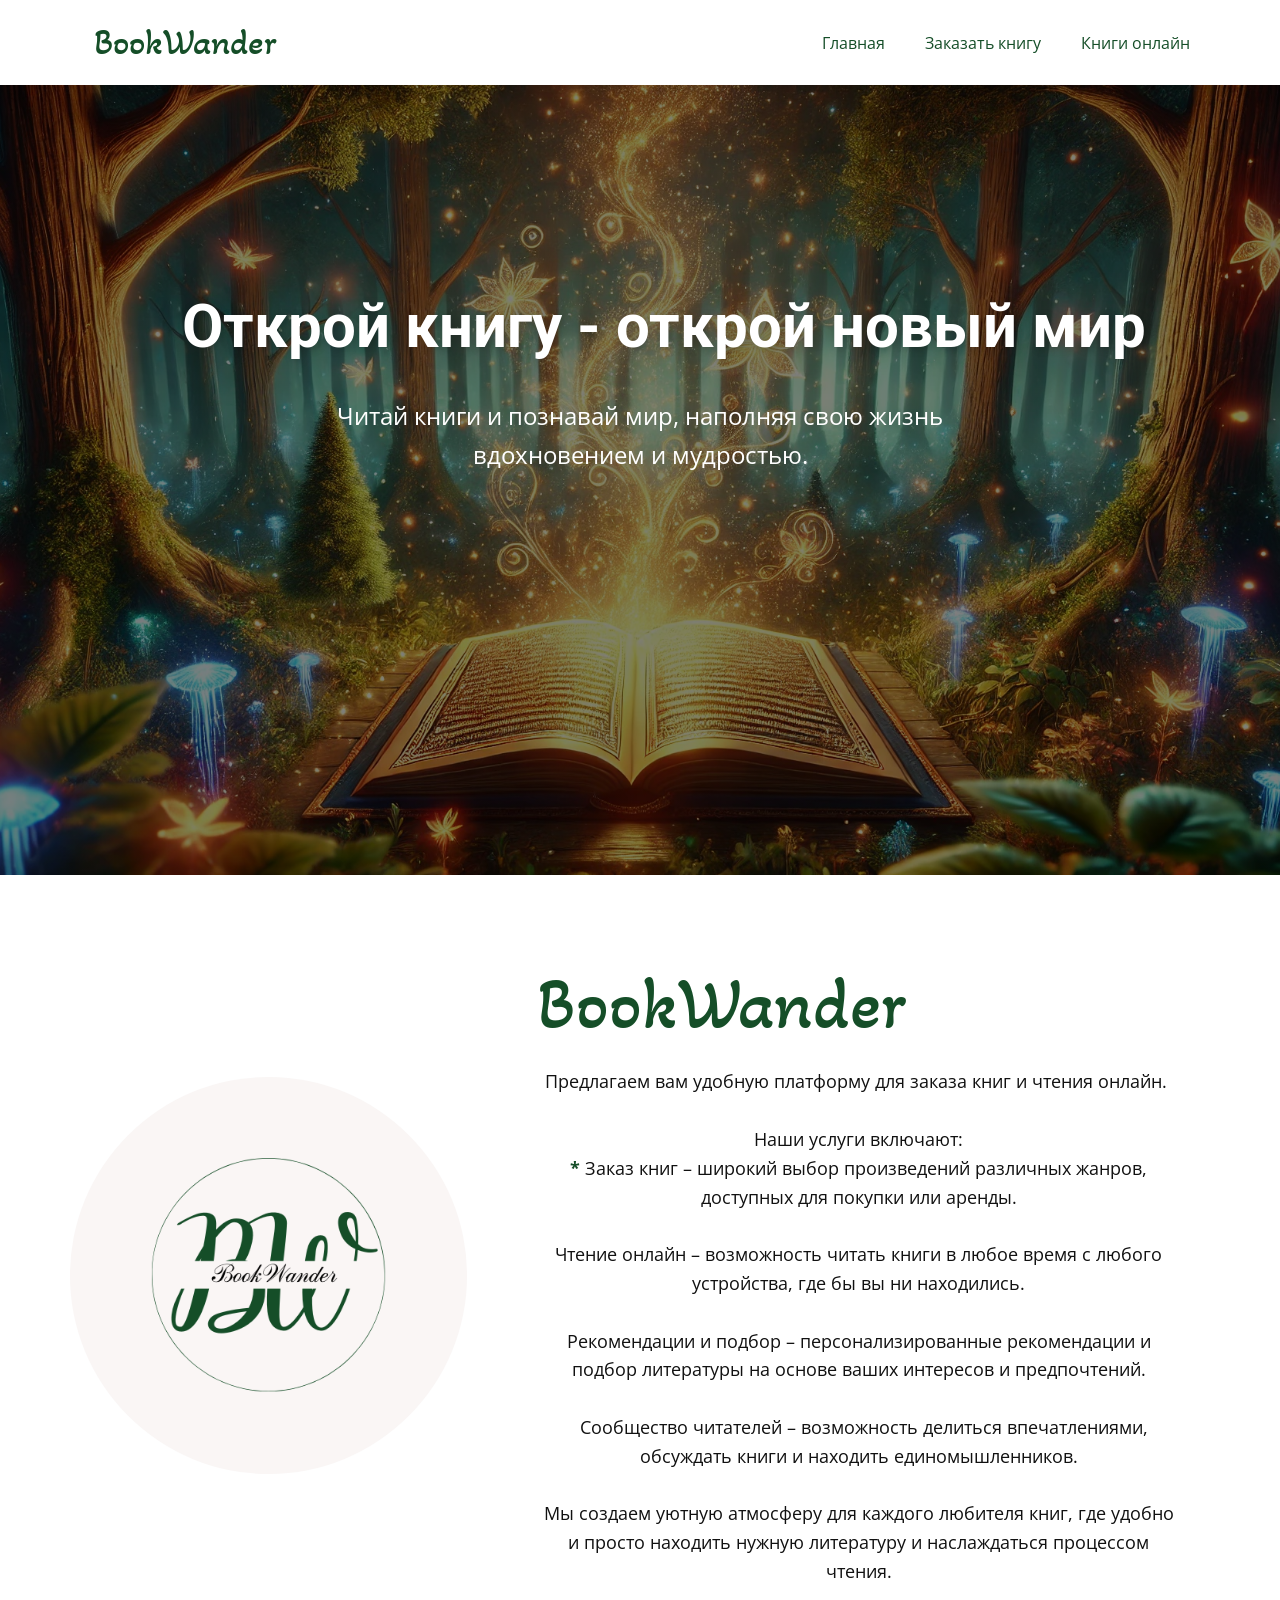
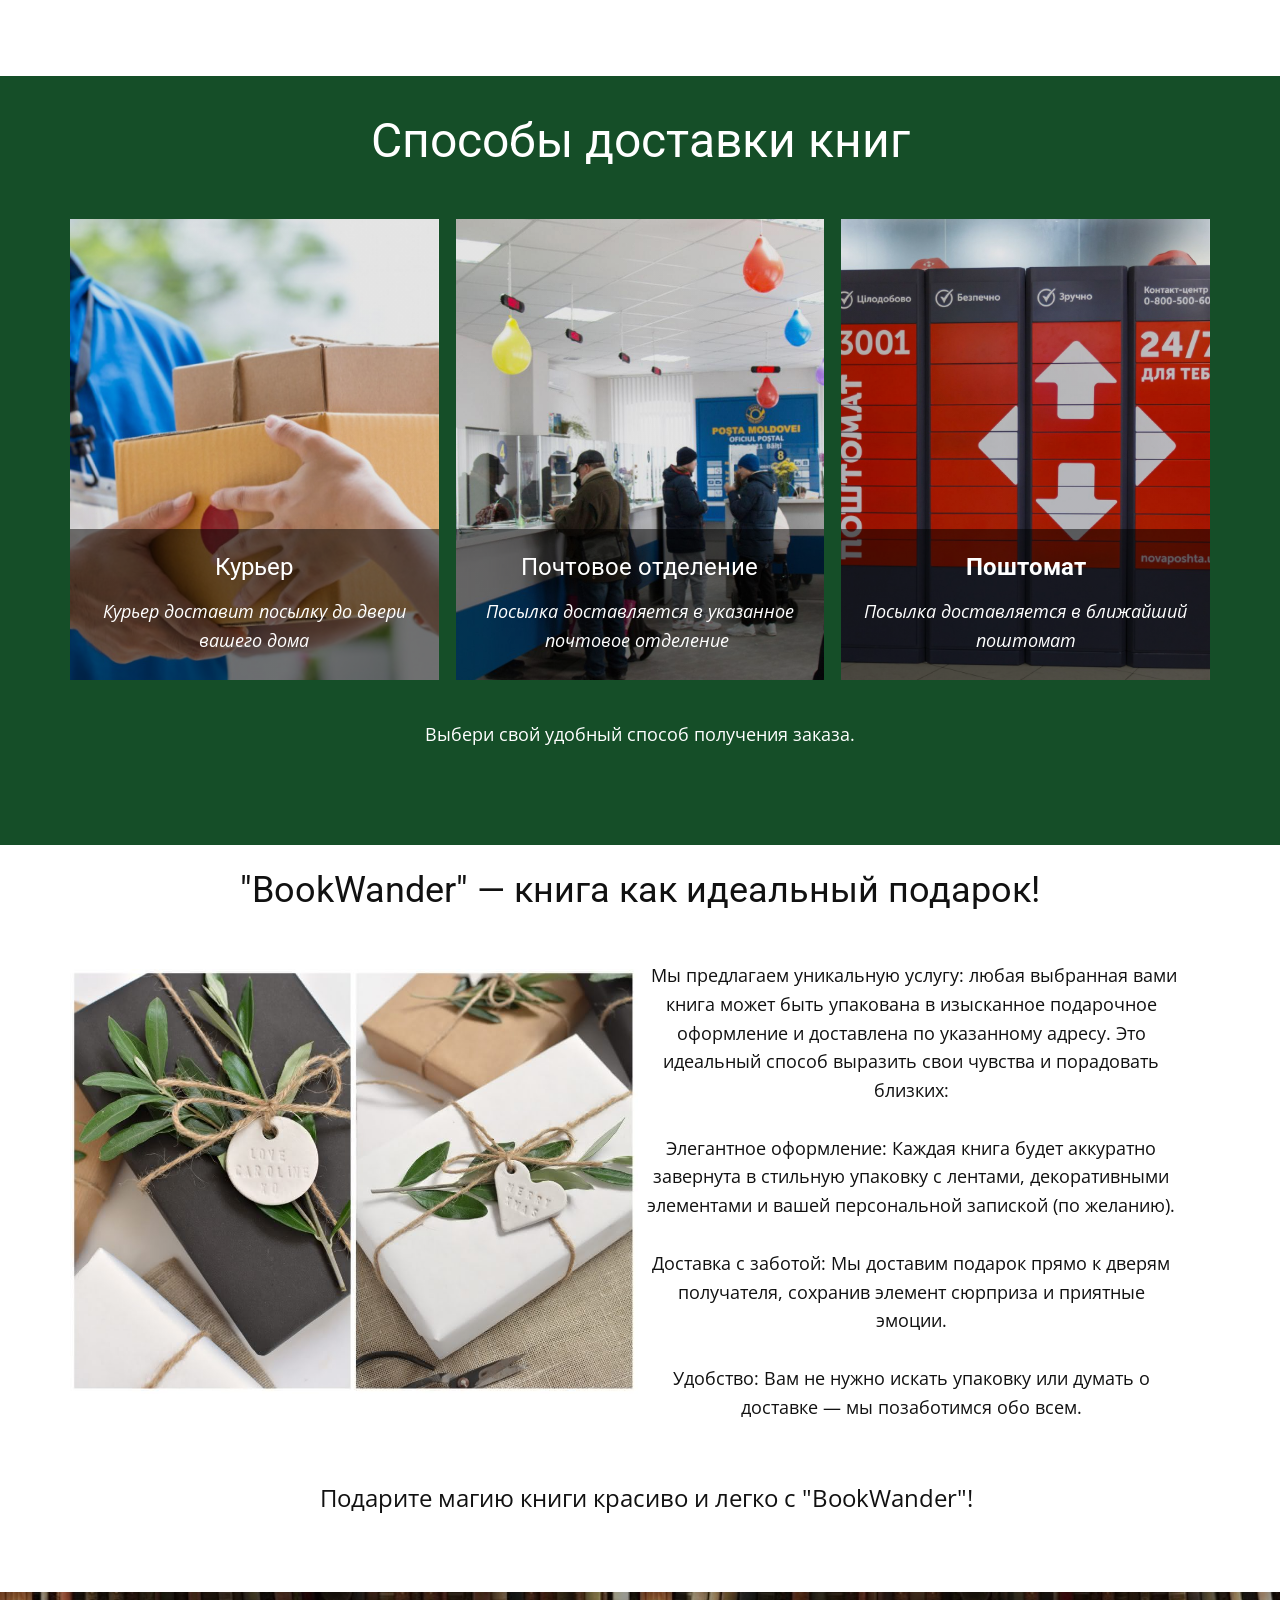
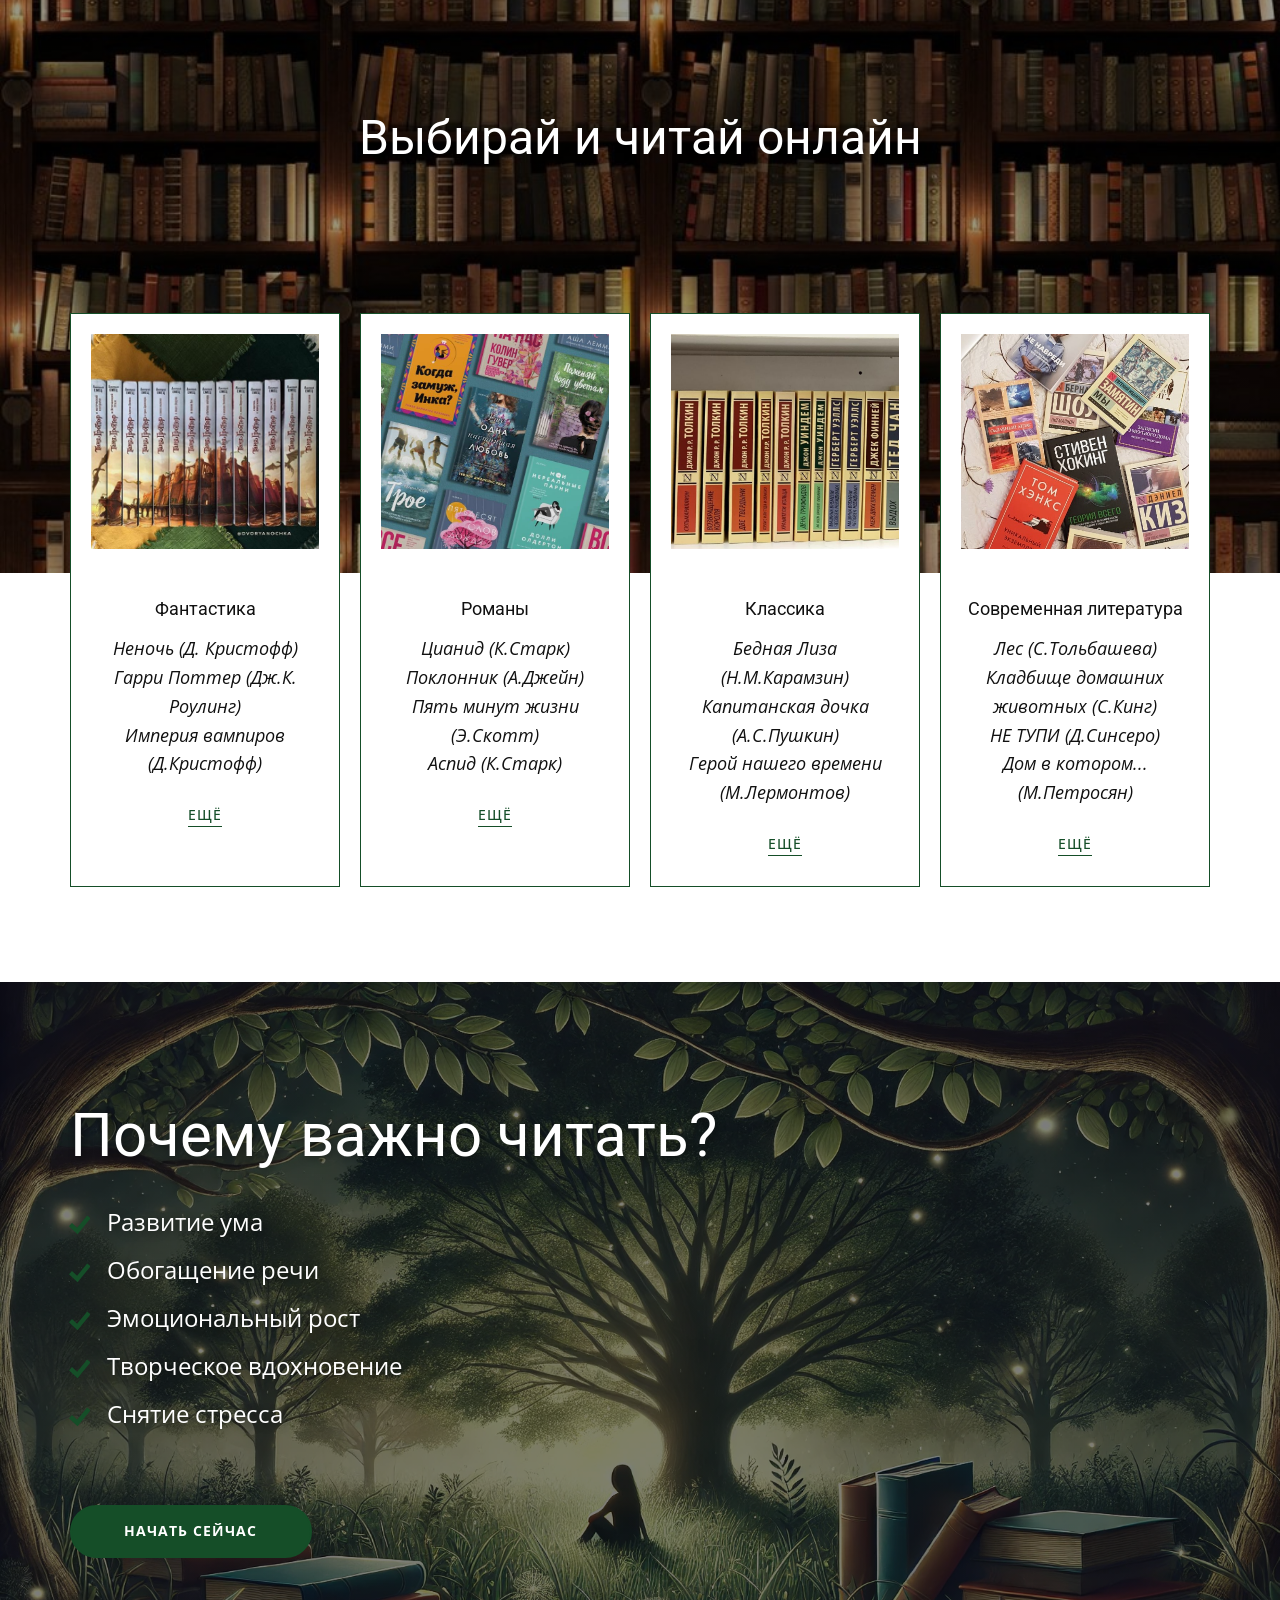
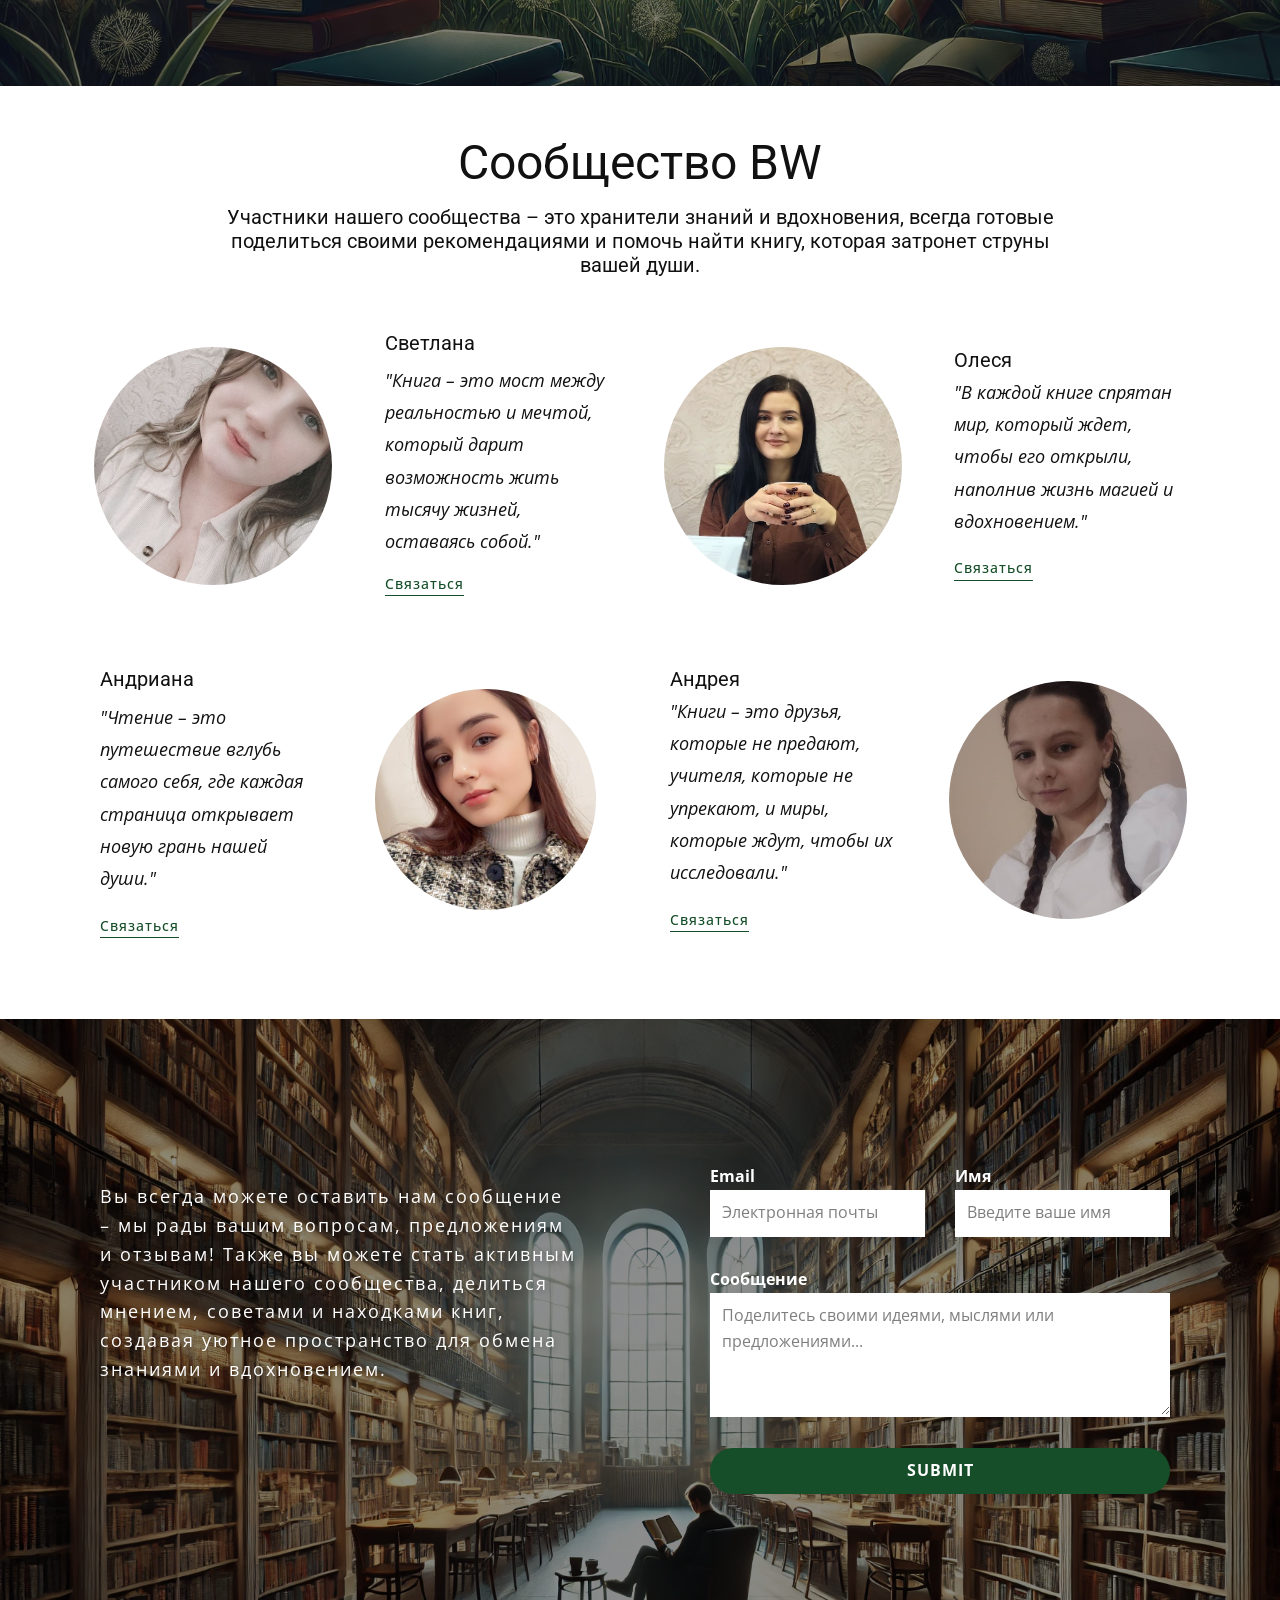
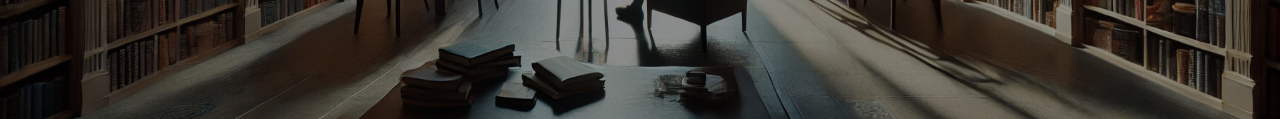
<file: index.html>
<!DOCTYPE html>
<html style="font-size: 16px;" lang="ru"><head>
    <meta name="viewport" content="width=device-width, initial-scale=1.0">
    <meta charset="utf-8">
    <meta name="keywords" content="Открой книгу - открой новый мир​, ​BookWander​, ​Способы доставки книг, Выбирай и читай онлайн​, Почему важно читать?​, ​Сообщество BW">
    <meta name="description" content="">
    <title>BookWander</title>
    <link rel="stylesheet" href="nicepage.css" media="screen">
    <link rel="stylesheet" href="index.css" media="screen">
    <link id="u-theme-google-font" rel="stylesheet" href="https://fonts.googleapis.com/css?family=Roboto:100,100i,300,300i,400,400i,500,500i,700,700i,900,900i|Open+Sans:300,300i,400,400i,500,500i,600,600i,700,700i,800,800i">
    <link id="u-page-google-font" rel="stylesheet" href="https://fonts.googleapis.com/css?family=Akaya+Kanadaka:400">

</script>
    <meta name="theme-color" content="#478ac9">
    <meta property="og:title" content="Главная">
    <meta property="og:type" content="website">
  <meta data-intl-tel-input-cdn-path="intlTelInput/"></head>
  <body data-home-page="Главная.html" data-home-page-title="Главная" data-path-to-root="./" data-include-products="false" class="u-body u-xl-mode" data-lang="ru"><header class="u-clearfix u-header u-header" id="sec-ca5c"><div class="u-clearfix u-sheet u-sheet-1">
        <h3 class="u-custom-font u-text u-text-custom-color-1 u-text-default u-text-1">BookWander </h3>
        <nav class="u-menu u-menu-one-level u-offcanvas u-menu-1">
          <div class="menu-collapse" style="font-size: 1rem; letter-spacing: 0px;">
            <a class="u-button-style u-custom-left-right-menu-spacing u-custom-padding-bottom u-custom-text-active-color u-custom-text-color u-custom-text-hover-color u-custom-top-bottom-menu-spacing u-hamburger-link u-nav-link u-text-active-palette-1-base u-text-hover-palette-2-base" href="#"></a>
          </div>
          <div class="u-custom-menu u-nav-container">
          <ul class="u-nav u-unstyled u-nav-1"><li class="u-nav-item"><a class="u-button-style u-nav-link u-text-active-custom-color-2 u-text-custom-color-1 u-text-hover-custom-color-4" href="./" style="padding: 10px 20px;">Главная</a>
</li><li class="u-nav-item"><a class="u-button-style u-nav-link u-text-active-custom-color-2 u-text-custom-color-1 u-text-hover-custom-color-4" href="Заказать-книгу.html" target="_blank" style="padding: 10px 20px;">Заказать книгу</a>
</li><li class="u-nav-item"><a class="u-button-style u-nav-link u-text-active-custom-color-2 u-text-custom-color-1 u-text-hover-custom-color-4" href="книги-онлайн.html" target="_blank" style="padding: 10px 20px;">Книги онлайн</a>
</li>
          </div>
</header>
    <section class="skrollable skrollable-between u-align-center u-clearfix u-container-align-center u-custom-color-2 u-image u-shading u-section-1" src="" id="carousel_7ea1" data-image-width="1792" data-image-height="1024">
      <div class="u-clearfix u-sheet u-sheet-1">
        <h1 class="u-align-center-md u-align-center-sm u-align-center-xs u-text u-text-default u-text-1">Открой книгу - открой новый мир </h1>
        <p class="u-align-center-md u-align-center-sm u-align-center-xs u-large-text u-text u-text-variant u-text-2"> Читай книги и познавай мир, наполняя свою жизнь вдохновением и мудростью.</p>    </section>


        <section class="u-clearfix u-container-align-center u-section-2" id="carousel_3eb7">
      <div class="u-clearfix u-sheet u-valign-middle u-sheet-1">
        <div class="data-layout-selected u-clearfix u-expanded-width u-gutter-0 u-layout-wrap u-layout-wrap-1">
          <div class="u-layout">
            <div class="u-layout-row">
              <div class="u-align-center u-container-align-center u-container-style u-layout-cell u-left-cell u-size-23-lg u-size-23-xl u-size-60-md u-size-60-sm u-size-60-xs u-layout-cell-1">
                <div class="u-container-layout u-valign-middle u-container-layout-1">
                  <div alt="" class="u-image u-image-circle u-image-1" src="" data-image-width="500" data-image-height="500" ></div>
                </div>
              </div>
              <div class="u-align-left u-container-align-left u-container-style u-layout-cell u-right-cell u-size-37-lg u-size-37-xl u-size-60-md u-size-60-sm u-size-60-xs u-layout-cell-2">
                <div class="u-container-layout u-valign-bottom u-container-layout-2">
                  <h2 class="u-custom-font u-text u-text-custom-color-1 u-text-1"> BookWander </h2>
                  <p class="u-align-center u-text u-text-2">Предлагаем вам удобную платформу для заказа книг и чтения онлайн.&nbsp;<br>
                    <br>Наши услуги включают: <br>
                    <span style="font-weight: 700;" class="u-text-custom-color-1">*</span> Заказ книг – широкий выбор произведений различных жанров, доступных для покупки или аренды.<br>
                    <span class="u-text-custom-color-2">
                      <span class="u-text-custom-color-1" style="font-weight: 800;">
                        <br>
                      </span>
                    </span>Чтение онлайн – возможность читать книги в любое время с любого устройства, где бы вы ни находились.<span class="u-text-custom-color-1" style="font-weight: 800;">
                      <br>
                      <br>
                    </span> Рекомендации и подбор – персонализированные рекомендации и подбор литературы на основе ваших интересов и предпочтений.<span class="u-text-custom-color-1" style="font-weight: 800;">
                      <br>
                      <br>&nbsp;
                    </span>Сообщество читателей – возможность делиться впечатлениями, обсуждать книги и находить единомышленников.<br>
                    <br>Мы создаем уютную атмосферу для каждого любителя книг, где удобно и просто находить нужную литературу и наслаждаться процессом чтения.
                  </p>
                </div>
              </div>
            </div>
          </div>
        </div>
      </div>
    </section>
    
    
    <section class="u-align-center u-clearfix u-container-align-center u-custom-color-1 u-section-3" id="carousel_9abb">
      
      <div class="u-clearfix u-sheet u-sheet-1">
        <h2 class="u-align-center u-text u-text-default u-text-1"> Способы доставки книг</h2>
        <div class="u-expanded-width u-list u-list-1">
          <div class="u-repeater u-repeater-1">
            <div class="u-align-center u-container-align-center u-container-style u-image u-list-item u-repeater-item u-shading u-shape-rectangle u-image-1">
              <div class="u-container-layout u-similar-container u-container-layout-1">
                <div class="u-black u-container-align-center u-container-style u-expanded-width u-group u-opacity u-opacity-50 u-group-1" >
                  <div class="u-container-layout u-valign-middle u-container-layout-2">
                    <h4 class="u-align-center u-text u-text-2"> Курьер</h4>
                    <p class="u-align-center u-text u-text-3" >Курьер доставит посылку до&nbsp;двери вашего дома</p>
                  </div>
                </div>
              </div>
            </div>
            <div class="u-align-center u-container-align-center u-container-style u-image u-list-item u-repeater-item u-shading u-shape-rectangle u-image-2">
              <div class="u-container-layout u-similar-container u-container-layout-3">
                <div class="u-black u-container-style u-expanded-width u-group u-opacity u-opacity-50 u-group-2">
                  <div class="u-container-layout u-valign-middle u-container-layout-4">
                    <h4 class="u-align-center u-text u-text-4"> Почтовое отделение</h4>
                    <p class="u-align-center u-text u-text-5" >Посылка доставляется в указанное почтовое отделение&nbsp;</p>
                  </div>
                </div>
              </div>
            </div>
            <div class="u-align-center u-container-align-center u-container-style u-image u-list-item u-repeater-item u-shading u-shape-rectangle u-image-3">
              <div class="u-container-layout u-similar-container u-container-layout-5">
                <div class="u-black u-container-align-center u-container-style u-expanded-width u-group u-opacity u-opacity-50 u-group-3">
                  <div class="u-container-layout u-valign-middle u-container-layout-6">
                    <h4 class="u-align-center u-text u-text-6">Поштомат</h4>
                    <p class="u-align-center u-text u-text-7">Посылка доставляется в ближайший поштомат </p>
                  </div>
                </div>
              </div>
            </div>
          </div>
        </div>
        <p class="u-align-center u-text u-text-default u-text-8">Выбери свой удобный способ получения заказа.</p>
      </div>
    </section>
   
   
    <section class="u-clearfix u-section-4" id="sec-b54d">
      <div class="u-clearfix u-sheet u-sheet-1">
        <h3 class="u-align-center u-text u-text-default u-text-1"> "BookWander" — книга как идеальный подарок! </h3>
        <img class="u-image u-image-contain u-image-default u-image-1" src="images/317a20f7-cc4b-bfcb-deed-e5e4f7389a17.jpg" alt="" data-image-width="1024" data-image-height="765">
        <p class="u-align-center u-text u-text-2">&nbsp;Мы предлагаем уникальную услугу: любая выбранная вами книга может быть упакована в изысканное подарочное оформление и доставлена по указанному адресу. Это идеальный способ выразить свои чувства и порадовать близких:<br>
          <br>Элегантное оформление: Каждая книга будет аккуратно завернута в стильную упаковку с лентами, декоративными элементами и вашей персональной запиской (по желанию).<br>
          <br>Доставка с заботой: Мы доставим подарок прямо к дверям получателя, сохранив элемент сюрприза и приятные эмоции.<br>
          <br>Удобство: Вам не нужно искать упаковку или думать о доставке — мы позаботимся обо всем.<br>
          <br>&nbsp;
        </p>
        <p class="u-align-center u-text u-text-3"> &nbsp; Подарите магию книги красиво и легко с "BookWander"!</p>
      </div>
    </section>
    
    
    <section class="u-align-center u-clearfix u-container-align-center u-section-5" id="carousel_6a39">
      <div class="u-container-style u-expanded-width u-group u-image u-shading u-image-1" data-image-width="1000" data-image-height="667">
        <div class="u-container-layout u-container-layout-1">
          <h2 class="u-align-center u-text u-text-default u-text-1">Выбирай и читай онлайн </h2>
          <div class="u-list u-list-1">
            <div class="u-repeater u-repeater-1">
              <div class="u-align-center u-border-1 u-border-custom-color-1 u-container-align-center u-container-style u-list-item u-repeater-item u-shape-rectangle u-white u-list-item-1">
                <div class="u-container-layout u-similar-container u-valign-top u-container-layout-2">
                  <img class="u-expanded-width u-image u-image-default u-image-2" src="images/3d7291bf-46fd-7c02-1442-3ac01b3621c6.jpg" alt="" data-image-width="640" data-image-height="480">
                  <h4 class="u-hover-feature u-text u-text-2">Фантастика</h4>
                  <p class="u-hover-feature u-text u-text-3">Неночь (Д. Кристофф)<br>Гарри Поттер (Дж.К. Роулинг)<br>Империя вампиров (Д.Кристофф) 
                  </p>
                  <a href="#" class="u-border-1 u-border-active-black u-border-custom-color-1 u-border-hover-custom-color-4 u-border-no-left u-border-no-right u-border-no-top u-bottom-left-radius-0 u-bottom-right-radius-0 u-btn u-button-style u-hover-feature u-none u-radius-0 u-text-active-palette-2-base u-text-custom-color-1 u-text-hover-custom-color-4 u-top-left-radius-0 u-top-right-radius-0 u-btn-1">Ещё </a>
                </div>
              </div>
              <div class="u-align-center u-border-1 u-border-custom-color-1 u-container-align-center u-container-style u-list-item u-repeater-item u-shape-rectangle u-video-cover u-white u-list-item-2">
                <div class="u-container-layout u-similar-container u-valign-top u-container-layout-3">
                  <img class="u-expanded-width u-image u-image-default u-image-3" src="images/3cf26011-2273-824a-0ad4-a0ab8f282304.jpg" alt="" data-image-width="672" data-image-height="672">
                  <h4 class="u-hover-feature u-text u-text-4">Романы</h4>
                  <p class="u-hover-feature u-text u-text-5">Цианид (К.Старк)<br>Поклонник (А.Джейн)<br>Пять минут жизни (Э.Скотт)<br>Аспид (К.Старк) 
                  </p>
                  <a href="#" class="u-border-1 u-border-active-black u-border-custom-color-1 u-border-hover-custom-color-4 u-border-no-left u-border-no-right u-border-no-top u-bottom-left-radius-0 u-bottom-right-radius-0 u-btn u-button-style u-hover-feature u-none u-radius-0 u-text-active-palette-2-base u-text-custom-color-1 u-text-hover-custom-color-4 u-top-left-radius-0 u-top-right-radius-0 u-btn-2">Ещё </a>
                </div>
              </div>
              <div class="u-align-center u-border-1 u-border-custom-color-1 u-container-align-center u-container-style u-list-item u-repeater-item u-shape-rectangle u-video-cover u-white u-list-item-3">
                <div class="u-container-layout u-similar-container u-valign-top u-container-layout-4">
                  <img class="u-expanded-width u-image u-image-default u-image-4" src="images/1cfc6019-d5d5-256d-548f-7bd3b7a75ee4.jpg" alt="" data-image-width="736" data-image-height="1308">
                  <h4 class="u-hover-feature u-text u-text-6">Классика</h4>
                  <p class="u-hover-feature u-text u-text-7">Бедная Лиза (Н.М.Карамзин)<br>Капитанская дочка (А.С.Пушкин)<br>Герой нашего времени (М.Лермонтов)<br>
                  </p>
                  <a href="#" class="u-border-1 u-border-active-black u-border-custom-color-1 u-border-hover-custom-color-4 u-border-no-left u-border-no-right u-border-no-top u-bottom-left-radius-0 u-bottom-right-radius-0 u-btn u-button-style u-hover-feature u-none u-radius-0 u-text-active-palette-2-base u-text-custom-color-1 u-text-hover-custom-color-4 u-top-left-radius-0 u-top-right-radius-0 u-btn-3">Ещё </a>
                </div>
              </div>
              <div class="u-align-center u-border-1 u-border-custom-color-1 u-container-align-center u-container-style u-list-item u-repeater-item u-shape-rectangle u-video-cover u-white u-list-item-4">
                <div class="u-container-layout u-similar-container u-valign-top u-container-layout-5">
                  <img class="u-expanded-width u-image u-image-default u-image-5" src="images/b0dffa0f-5301-bdfc-9c99-cfbf210916ca.png" alt="" data-image-width="876" data-image-height="1004">
                  <h4 class="u-hover-feature u-text u-text-8">Современная литература</h4>
                  <p class="u-hover-feature u-text u-text-9">Лес (С.Тольбашева)<br>Кладбище домашних животных (С.Кинг)<br>НЕ ТУПИ (Д.Синсеро)<br>Дом в котором... (М.Петросян) 
                  </p>
                  <a href="#" class="u-border-1 u-border-active-black u-border-custom-color-1 u-border-hover-custom-color-4 u-border-no-left u-border-no-right u-border-no-top u-bottom-left-radius-0 u-bottom-right-radius-0 u-btn u-button-style u-hover-feature u-none u-radius-0 u-text-active-palette-2-base u-text-custom-color-1 u-text-hover-custom-color-4 u-top-left-radius-0 u-top-right-radius-0 u-btn-4">Ещё </a>
                </div>
              </div>
            </div>
          </div>
        </div>
      </div>
   </section>
    
   
   <section class="u-clearfix u-image u-shading u-section-6" id="carousel_af8f" data-image-width="1792" data-image-height="1024">
      <div class="u-clearfix u-sheet u-sheet-1">
        <h2 class="u-align-left u-text u-text-default u-text-1">Почему важно читать? </h2>
        <ul class="u-align-left u-custom-list u-file-icon u-large-text u-text u-text-body-alt-color u-text-variant u-text-2">
          <li style="padding-left: 11px;">
            <div class="u-list-icon u-text-custom-color-1">
              <svg class="u-svg-content" viewBox="0 0 512 512" id="svg-acb8" style="font-size: 0.9em; margin: -0.9em;"><path d="m202.6 478-202.6-186.6 70.5-76.6 121.5 111.9 239.4-292.7 80.6 65.9z" fill="currentColor"></path></svg>
            </div> Развитие ума
          </li>
          <li style="padding-left: 11px;">
            <div class="u-list-icon u-text-custom-color-1">
              <svg class="u-svg-content" viewBox="0 0 512 512" id="svg-acb8" style="font-size: 0.9em; margin: -0.9em;"><path d="m202.6 478-202.6-186.6 70.5-76.6 121.5 111.9 239.4-292.7 80.6 65.9z" fill="currentColor"></path></svg>
            </div>Обогащение речи&nbsp;
          </li>
          <li style="padding-left: 11px;">
            <div class="u-list-icon u-text-custom-color-1">
              <svg class="u-svg-content" viewBox="0 0 512 512" id="svg-acb8" style="font-size: 0.9em; margin: -0.9em;"><path d="m202.6 478-202.6-186.6 70.5-76.6 121.5 111.9 239.4-292.7 80.6 65.9z" fill="currentColor"></path></svg>
            </div> Эмоциональный рост
          </li>
          <li style="padding-left: 11px;">
            <div class="u-list-icon u-text-custom-color-1">
              <svg class="u-svg-content" viewBox="0 0 512 512" id="svg-acb8" style="font-size: 0.9em; margin: -0.9em;"><path d="m202.6 478-202.6-186.6 70.5-76.6 121.5 111.9 239.4-292.7 80.6 65.9z" fill="currentColor"></path></svg>
            </div>Творческое вдохновение
          </li>
          <li style="padding-left: 11px;">
            <div class="u-list-icon u-text-custom-color-1">
              <svg class="u-svg-content" viewBox="0 0 512 512" id="svg-acb8" style="font-size: 0.9em; margin: -0.9em;"><path d="m202.6 478-202.6-186.6 70.5-76.6 121.5 111.9 239.4-292.7 80.6 65.9z" fill="currentColor"></path></svg>
            </div>Снятие стресса&nbsp;
          </li>
        </ul>
        <a href="#" class="u-align-left u-border-2 u-border-custom-color-1 u-border-hover-custom-color-4 u-btn u-btn-round u-button-style u-custom-color-1 u-radius-50 u-btn-1" data-animation-name="customAnimationIn" data-animation-duration="1500" data-animation-delay="500">Начать сейчас </a>
      </div>
    </section>
    
    
    <section class="u-align-center u-clearfix u-container-align-center u-section-7" id="carousel_c488">
      <div class="u-clearfix u-sheet u-valign-middle u-sheet-1">
        <h2 class="u-align-center u-text u-text-1"> Сообщество BW</h2>
        <h5 class="u-align-center u-text u-text-2">Участники нашего сообщества – это хранители знаний и вдохновения, всегда готовые поделиться своими рекомендациями и помочь найти книгу, которая затронет струны вашей души.</h5>
        <div class="data-layout-selected u-clearfix u-expanded-width u-gutter-0 u-layout-wrap u-layout-wrap-1">
          <div class="u-gutter-0 u-layout">
            <div class="u-layout-col">
              <div class="u-size-30">
                <div class="u-layout-row">
                  <div class="u-align-center u-container-align-center u-container-style u-layout-cell u-size-15 u-layout-cell-1">
                    <div class="u-container-layout u-valign-middle u-container-layout-1">
                      <div class="u-image u-image-circle u-preserve-proportions u-image-1" data-image-width="538" data-image-height="957" data-animation-name="customAnimationIn" data-animation-duration="1500"></div>
                    </div>
                  </div>
                  <div class="u-align-left u-container-align-left u-container-style u-layout-cell u-size-15 u-layout-cell-2">
                    <div class="u-container-layout u-container-layout-2">
                      <h5 class="u-align-left u-text u-text-3">Светлана </h5>
                      <p class="u-align-left u-text u-text-4">"Книга – это мост между реальностью и мечтой, который дарит возможность жить тысячу жизней, оставаясь собой."</p>
                      <a href="#" class="u-border-1 u-border-active-black u-border-custom-color-1 u-border-hover-custom-color-4 u-border-no-left u-border-no-right u-border-no-top u-bottom-left-radius-0 u-bottom-right-radius-0 u-btn u-button-style u-hover-feature u-none u-radius-0 u-text-active-palette-2-base u-text-custom-color-1 u-text-hover-custom-color-4 u-top-left-radius-0 u-top-right-radius-0 u-btn-1">Связаться </a>
                    </div>
                  </div>
                  <div class="u-align-center u-container-align-center u-container-style u-layout-cell u-size-15 u-layout-cell-3">
                    <div class="u-container-layout u-valign-middle u-container-layout-3">
                      <div class="u-image u-image-circle u-preserve-proportions u-image-2" data-image-width="556" data-image-height="957" data-animation-name="customAnimationIn" data-animation-duration="1500"></div>
                    </div>
                  </div>
                  <div class="u-align-left u-container-align-left u-container-style u-layout-cell u-size-15 u-layout-cell-4">
                    <div class="u-container-layout u-container-layout-4">
                      <h5 class="u-align-left u-text u-text-5">Олеся</h5>
                      <p class="u-align-left u-text u-text-6"> "В каждой книге спрятан мир, который ждет, чтобы его открыли, наполнив жизнь магией и вдохновением."</p>
                      <a href="#" class="u-border-1 u-border-active-black u-border-custom-color-1 u-border-hover-custom-color-4 u-border-no-left u-border-no-right u-border-no-top u-bottom-left-radius-0 u-bottom-right-radius-0 u-btn u-button-style u-hover-feature u-none u-radius-0 u-text-active-palette-2-base u-text-custom-color-1 u-text-hover-custom-color-4 u-top-left-radius-0 u-top-right-radius-0 u-btn-2">Связаться </a>
                    </div>
                  </div>
                </div>
              </div>
              <div class="u-size-30">
                <div class="u-layout-row">
                  <div class="u-align-left u-container-align-left u-container-style u-layout-cell u-size-15 u-layout-cell-5" >
                    <div class="u-container-layout u-container-layout-5">
                      <h5 class="u-align-left u-text u-text-7">Андриана </h5>
                      <p class="u-align-left u-text u-text-8"> "Чтение – это путешествие вглубь самого себя, где каждая страница открывает новую грань нашей души."</p>
                      <a href="#" class="u-border-1 u-border-active-black u-border-custom-color-1 u-border-hover-custom-color-4 u-border-no-left u-border-no-right u-border-no-top u-bottom-left-radius-0 u-bottom-right-radius-0 u-btn u-button-style u-hover-feature u-none u-radius-0 u-text-active-palette-2-base u-text-custom-color-1 u-text-hover-custom-color-4 u-top-left-radius-0 u-top-right-radius-0 u-btn-3">Связаться </a>
                    </div>
                  </div>
                  <div class="u-align-center u-container-align-center u-container-align-center-sm u-container-align-center-xs u-container-align-left-lg u-container-align-left-md u-container-align-left-xl u-container-style u-layout-cell u-size-15 u-layout-cell-6" data-animation-name="" data-animation-duration="0" data-animation-delay="0" data-animation-direction="">
                    <div class="u-container-layout u-valign-middle u-container-layout-6">
                      <div class="u-image u-image-circle u-preserve-proportions u-image-3" data-image-width="556" data-image-height="957" data-animation-name="customAnimationIn" data-animation-duration="1500"></div>
                    </div>
                  </div>
                  <div class="u-align-left u-container-align-left u-container-style u-layout-cell u-size-15 u-layout-cell-7">
                    <div class="u-container-layout u-container-layout-7">
                      <h5 class="u-align-left u-text u-text-9">Андрея </h5>
                      <p class="u-align-left u-text u-text-10"> "Книги – это друзья, которые не предают, учителя, которые не упрекают, и миры, которые ждут, чтобы их исследовали."</p>
                      <a href="#" class="u-border-1 u-border-active-black u-border-custom-color-1 u-border-hover-custom-color-4 u-border-no-left u-border-no-right u-border-no-top u-bottom-left-radius-0 u-bottom-right-radius-0 u-btn u-button-style u-hover-feature u-none u-radius-0 u-text-active-palette-2-base u-text-custom-color-1 u-text-hover-custom-color-4 u-top-left-radius-0 u-top-right-radius-0 u-btn-4">Связаться </a>
                    </div>
                  </div>
                  <div class="u-align-center u-container-align-center u-container-style u-layout-cell u-size-15 u-layout-cell-8" >
                    <div class="u-container-layout u-valign-middle u-container-layout-8">
                      <div class="u-image u-image-circle u-image-4" data-image-width="431" data-image-height="957" data-animation-name="customAnimationIn" data-animation-duration="1500"></div>
                    </div>
                  </div>
                </div>
              </div>
            </div>
          </div>
        </div>
      </div>
    </section>
    
    
    
    <section class="u-clearfix u-image u-shading u-section-8" id="carousel_30f9" data-image-width="1792" data-image-height="1024">
      <div class="u-clearfix u-sheet u-sheet-1">
        <div class="data-layout-selected u-clearfix u-expanded-width u-gutter-0 u-layout-wrap u-layout-wrap-1">
          <div class="u-layout">
            <div class="u-layout-row">
              <div class="u-container-style u-layout-cell u-left-cell u-size-30 u-layout-cell-1">
                <div class="u-container-layout u-container-layout-1">
                  <p class="u-text u-text-body-alt-color u-text-1">Вы всегда можете оставить нам сообщение – мы рады вашим вопросам, предложениям и отзывам! Также вы можете стать активным участником нашего сообщества, делиться мнением, советами и находками книг, создавая уютное пространство для обмена знаниями и вдохновением.</p>
                </div>
              </div>
              <div class="u-container-style u-layout-cell u-right-cell u-size-30 u-layout-cell-2">
                <div class="u-container-layout u-container-layout-2">
                  <div class="u-form u-form-1">
                    <form action="https://forms.nicepagesrv.com/v2/form/process" class="u-clearfix u-form-spacing-30 u-form-vertical u-inner-form" style="padding: 10px" source="email" name="form">
                      <div class="u-form-email u-form-group u-form-partition-factor-2">
                        <label for="email-319a" class="u-label u-text-body-alt-color u-label-1">Email</label>
                        <input type="email" placeholder="Электронная почты" id="email-319a" name="email" class="u-border-2 u-border-no-left u-border-no-right u-border-no-top u-border-white u-input u-input-rectangle" required="">
                      </div>
                      <div class="u-form-group u-form-name u-form-partition-factor-2">
                        <label for="name-319a" class="u-label u-text-body-alt-color u-label-2">Имя</label>
                        <input type="text" placeholder="Введите ваше имя" id="name-319a" name="name" class="u-border-2 u-border-no-left u-border-no-right u-border-no-top u-border-white u-input u-input-rectangle" required="">
                      </div>
                      <div class="u-form-group u-form-message">
                        <label for="message-319a" class="u-label u-text-body-alt-color u-label-3">Сообщение</label>
                        <textarea placeholder="Поделитесь своими идеями, мыслями или предложениями..." rows="4" cols="50" id="message-319a" name="message" class="u-border-2 u-border-no-left u-border-no-right u-border-no-top u-border-white u-input u-input-rectangle" required=""></textarea>
                      </div>
                      <div class="u-align-left u-form-group u-form-submit">
                        <a href="#" class="u-border-none u-btn u-btn-round u-btn-submit u-button-style u-custom-color-1 u-hover-custom-color-4 u-radius u-text-hover-white u-btn-1">Submit</a>
                        <input type="submit" value="submit" class="u-form-control-hidden">
                      </div>
                      <div class="u-form-send-message u-form-send-success"> Thank you! Your message has been sent. </div>
                      <div class="u-form-send-error u-form-send-message"> Unable to send your message. Please fix errors then try again. </div>
                      <input type="hidden" value="" name="recaptchaResponse">
                      <input type="hidden" name="formServices" value="b81e7ede-ccfa-14ce-cb54-2aba331fd735">
                    </form>
                  </div>
                </div>
              </div>
            </div>
          </div>
        </div>
      </div>
    </section>
    
</body></html>
</file>
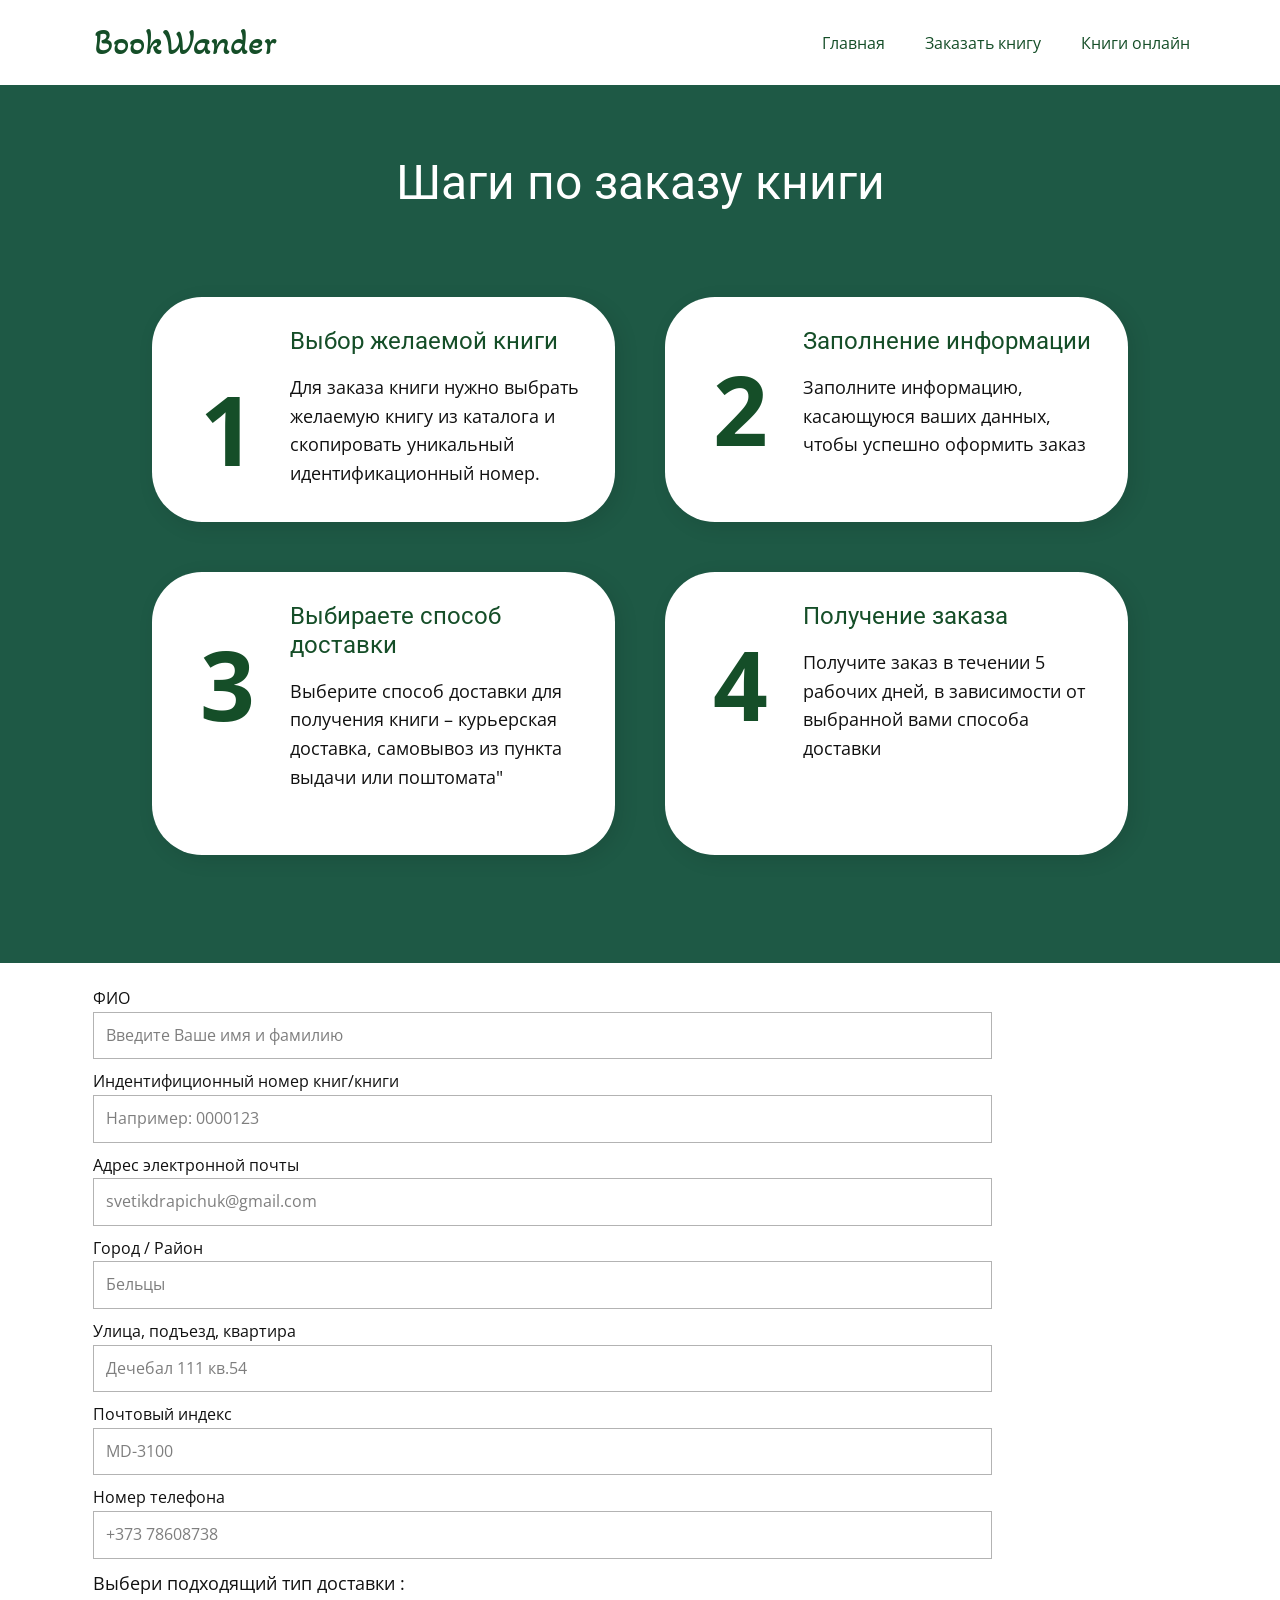
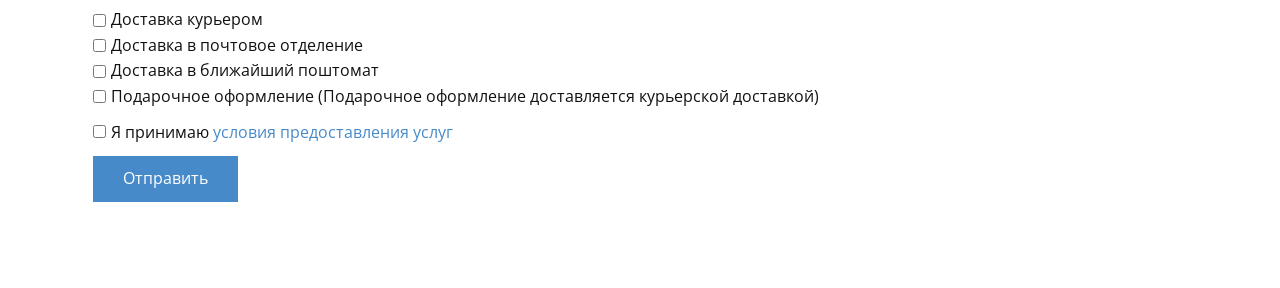
<file: Заказать-книгу.html>
<!DOCTYPE html>
<html style="font-size: 16px;" lang="ru"><head>
    <meta name="viewport" content="width=device-width, initial-scale=1.0">
    <meta charset="utf-8">
    <meta name="keywords" content="Шаги по заказу книги​">
    <meta name="description" content="">
    <title>Заказать книгу</title>
    <link rel="stylesheet" href="nicepage.css" media="screen">
<link rel="stylesheet" href="Заказать-книгу.css" media="screen">
    <meta name="referrer" content="origin">
    <link id="u-theme-google-font" rel="stylesheet" href="https://fonts.googleapis.com/css?family=Roboto:100,100i,300,300i,400,400i,500,500i,700,700i,900,900i|Open+Sans:300,300i,400,400i,500,500i,600,600i,700,700i,800,800i">
    <link id="u-page-google-font" rel="stylesheet" href="https://fonts.googleapis.com/css?family=Akaya+Kanadaka:400">
    
        
    <meta name="theme-color" content="#478ac9">
    <meta property="og:title" content="Заказать книгу">
    <meta property="og:type" content="website">
  <meta data-intl-tel-input-cdn-path="intlTelInput/"></head>

  <body data-path-to-root="./" data-include-products="false" class="u-body u-xl-mode" data-lang="ru"><header class="u-clearfix u-header u-header" id="sec-ca5c"><div class="u-clearfix u-sheet u-sheet-1">
        <h3 class="u-custom-font u-text u-text-custom-color-1 u-text-default u-text-1">BookWander </h3>
        <nav class="u-menu u-menu-one-level u-offcanvas u-menu-1">
          <div class="menu-collapse" style="font-size: 1rem; letter-spacing: 0px;"> </div>
          
          <div class="u-custom-menu u-nav-container">
            <ul class="u-nav u-unstyled u-nav-1"><li class="u-nav-item"><a class="u-button-style u-nav-link u-text-active-custom-color-2 u-text-custom-color-1 u-text-hover-custom-color-4" href="./" style="padding: 10px 20px;">Главная</a>
</li><li class="u-nav-item"><a class="u-button-style u-nav-link u-text-active-custom-color-2 u-text-custom-color-1 u-text-hover-custom-color-4" href="Заказать-книгу.html" target="_blank" style="padding: 10px 20px;">Заказать книгу</a>
</li><li class="u-nav-item"><a class="u-button-style u-nav-link u-text-active-custom-color-2 u-text-custom-color-1 u-text-hover-custom-color-4" href="книги-онлайн.html" style="padding: 10px 20px;">Книги онлайн</a>
          </div>
        <div class="u-black u-menu-overlay u-opacity u-opacity-70"></div>
        </nav>
      </header>


    <section class="u-align-center u-clearfix u-container-align-center u-container-align-center-lg u-container-align-center-md u-container-align-center-xl u-custom-color-7 u-section-1" id="carousel_0599">
      <div class="u-clearfix u-sheet u-sheet-1">
        <h2 class="u-align-center u-text u-text-default u-text-font u-text-1"> Шаги по заказу книги </h2>
        <div class="u-expanded-width-sm u-expanded-width-xs u-list u-list-1">
          <div class="u-repeater u-repeater-1">
            <div class="u-align-left u-container-align-left u-container-style u-list-item u-radius-50 u-repeater-item u-shape-round u-white u-list-item-1">
              <div class="u-container-layout u-similar-container u-container-layout-1">
                <div class="custom-expanded u-container-align-center-lg u-container-align-center-xl u-container-align-left-md u-container-align-left-sm u-container-align-left-xs u-container-style u-group u-shape-rectangle u-group-1">
                  <div class="u-container-layout">
                    <h3 class="u-align-center-lg u-align-center-xl u-align-left-md u-align-left-sm u-align-left-xs u-custom-font u-text u-text-custom-color-1 u-text-default u-text-font u-text-2">1</h3>
                  </div>
                </div>
                <h4 class="u-text u-text-custom-color-1 u-text-3">Выбор желаемой книги </h4>
                <p class="u-text u-text-4">Для заказа книги нужно выбрать&nbsp; желаемую книгу из каталога и скопировать уникальный идентификационный номер. </p>
              </div>
            </div>
            <div class="u-align-left u-container-align-left u-container-style u-list-item u-radius-50 u-repeater-item u-shape-round u-video-cover u-white u-list-item-2">
              <div class="u-container-layout u-similar-container u-container-layout-3">
                <div class="custom-expanded u-container-align-left-md u-container-align-left-sm u-container-align-left-xs u-container-style u-group u-shape-rectangle u-group-2">
                  <div class="u-container-layout">
                    <h3 class="u-align-center-lg u-align-center-xl u-align-left-md u-align-left-sm u-align-left-xs u-custom-font u-text u-text-custom-color-1 u-text-default u-text-font u-text-5">2</h3>
                  </div>
                </div>
                <h4 class="u-text u-text-custom-color-1 u-text-6">Заполнение информации </h4>
                <p class="u-text u-text-7"> Заполните информацию, касающуюся ваших данных, чтобы успешно оформить заказ&nbsp;</p>
              </div>
            </div>
            <div class="u-align-left u-container-align-left u-container-style u-list-item u-radius-50 u-repeater-item u-shape-round u-video-cover u-white u-list-item-3">
              <div class="u-container-layout u-similar-container u-container-layout-5">
                <div class="custom-expanded u-container-align-center-lg u-container-align-center-xl u-container-align-left-md u-container-align-left-sm u-container-align-left-xs u-container-style u-group u-shape-rectangle u-group-3">
                  <div class="u-container-layout">
                    <h3 class="u-align-center-lg u-align-center-xl u-align-left-md u-align-left-sm u-align-left-xs u-custom-font u-text u-text-custom-color-1 u-text-default u-text-font u-text-8">3 </h3>
                  </div>
                </div>
                <h4 class="u-text u-text-custom-color-1 u-text-9"> Выбираете способ доставки</h4>
                <p class="u-text u-text-10">Выберите способ доставки для получения книги – курьерская доставка, самовывоз из пункта выдачи или поштомата" </p>
              </div>
            </div>
            <div class="u-align-left u-container-align-left u-container-style u-list-item u-radius-50 u-repeater-item u-shape-round u-video-cover u-white u-list-item-4">
              <div class="u-container-layout u-similar-container u-container-layout-7">
                <div class="custom-expanded u-container-align-left-md u-container-align-left-sm u-container-align-left-xs u-container-style u-group u-shape-rectangle u-group-4">
                  <div class="u-container-layout">
                    <h3 class="u-align-center-lg u-align-center-xl u-align-left-md u-align-left-sm u-align-left-xs u-custom-font u-text u-text-custom-color-1 u-text-default u-text-font u-text-11">4</h3>
                  </div>
                </div>
                <h4 class="u-text u-text-custom-color-1 u-text-12">Получение заказа </h4>
                <p class="u-text u-text-13"> Получите заказ в течении 5 рабочих дней, в зависимости от выбранной вами способа доставки</p>
              </div>
            </div>
          </div>
        </div>
      </div>
    </section>



    <section class="u-clearfix u-section-2" id="sec-0591">
      <div class="u-clearfix u-sheet u-sheet-1">
        <div class="u-form u-form-1">
          <form action="https://forms.nicepagesrv.com/v2/form/process" class="u-clearfix u-form-spacing-10 u-form-vertical u-inner-form" source="email" name="form" style="padding: 23px;">
            <div class="u-form-group u-form-name u-label-top">
              <label for="name-dd7e" class="u-label">ФИО</label>
              <input type="text" placeholder="Введите Ваше имя и фамилию" id="name-dd7e" name="name" class="u-input u-input-rectangle" required="">
            </div>
            <div class="u-form-email u-form-group u-label-top">
              <label for="email-dd7e" class="u-label">Индентифиционный номер книг/книги</label>
              <input type="email" placeholder="Например: 0000123" id="email-dd7e" name="email" class="u-input u-input-rectangle" required="">
            </div>
            <div class="u-form-group u-label-top u-form-group-3">
              <label for="text-eee9" class="u-label">Адрес электронной почты</label>
              <input type="text" placeholder="svetikdrapichuk@gmail.com" id="text-eee9" name="text" class="u-input u-input-rectangle">
            </div>
            <div class="u-form-group u-label-top u-form-group-4">
              <label for="text-19d7" class="u-label">Город / Район</label>
              <input type="text" placeholder="Бельцы" id="text-19d7" name="text-1" class="u-input u-input-rectangle">
            </div>
            <div class="u-form-group u-label-top u-form-group-5">
              <label for="text-9450" class="u-label">Улица, подъезд, квартира</label>
              <input type="text" placeholder="Дечебал 111 кв.54" id="text-9450" name="text-2" class="u-input u-input-rectangle">
            </div>
            <div class="u-form-group u-label-top u-form-group-6">
              <label for="text-b634" class="u-label">Почтовый индекс</label>
              <input type="text" placeholder="MD-3100" id="text-b634" name="text-3" class="u-input u-input-rectangle">
            </div>
            <div class="u-form-group u-label-top u-form-group-7">
              <label for="text-9355" class="u-label">Номер телефона</label>
              <input type="text" id="text-9355" name="text-4" class="u-input u-input-rectangle" placeholder="+373 78608738">
            </div>
            <p class="u-form-group u-form-text u-label-top u-text u-text-1"> Выбери подходящий тип доставки :</p>
            <div class="u-form-checkbox-group u-form-group u-label-top u-form-group-9">
              <label class="u-form-control-hidden u-label"></label>
              <div class="u-form-checkbox-group-wrapper">
                <div class="u-input-row">
                  <input id="field-4fa3" type="checkbox" name="checkbox[]" value="Доставка курьером" class="u-field-input" data-calc="">
                  <label class="u-field-label" for="field-4fa3">Доставка курьером</label>
                </div>
                <div class="u-input-row">
                  <input id="field-d764" type="checkbox" name="checkbox[]" value="Доставка в почтовое отделение" class="u-field-input" data-calc="">
                  <label class="u-field-label" for="field-d764">Доставка в почтовое отделение</label>
                </div>
                <div class="u-input-row">
                  <input id="field-25aa" type="checkbox" name="checkbox[]" value="Доставка в ближайший поштомат" class="u-field-input" data-calc="">
                  <label class="u-field-label" for="field-25aa">Доставка в ближайший поштомат</label>
                </div>
                <div class="u-input-row">
                  <input id="field-551c" type="checkbox" name="radiobutton[]" value="Подарочное оформление (Подарочное оформление доставляется курьерской доставкой)" class="u-field-input" data-calc="">
                  <label class="u-field-label" for="field-551c">Подарочное оформление (Подарочное оформление доставляется курьерской доставкой)</label>
                </div>
              </div>
            </div>
            <div class="u-form-agree u-form-group u-label-top u-form-group-10">
              <label class="u-block-d88c-34 u-field-label"></label>
              <input type="checkbox" id="agree-13a5" name="agree" class="u-agree-checkbox u-field-input" required="">
              <label for="agree-13a5" class="u-agree-label u-field-label">Я принимаю <a class="u-active-none u-border-none u-btn u-button-link u-button-style u-hover-none u-none u-text-palette-1-base u-btn-1" href="#">условия предоставления услуг</a>
              </label>
            </div>
            <div class="u-align-left u-form-group u-form-submit u-label-top">
              <a href="#" class="u-btn u-btn-submit u-button-style">Отправить</a>
              <input type="submit" value="submit" class="u-form-control-hidden">
            </div>
          </form>
        </div>
      </div>
    </section>
 
</body></html>
</file>
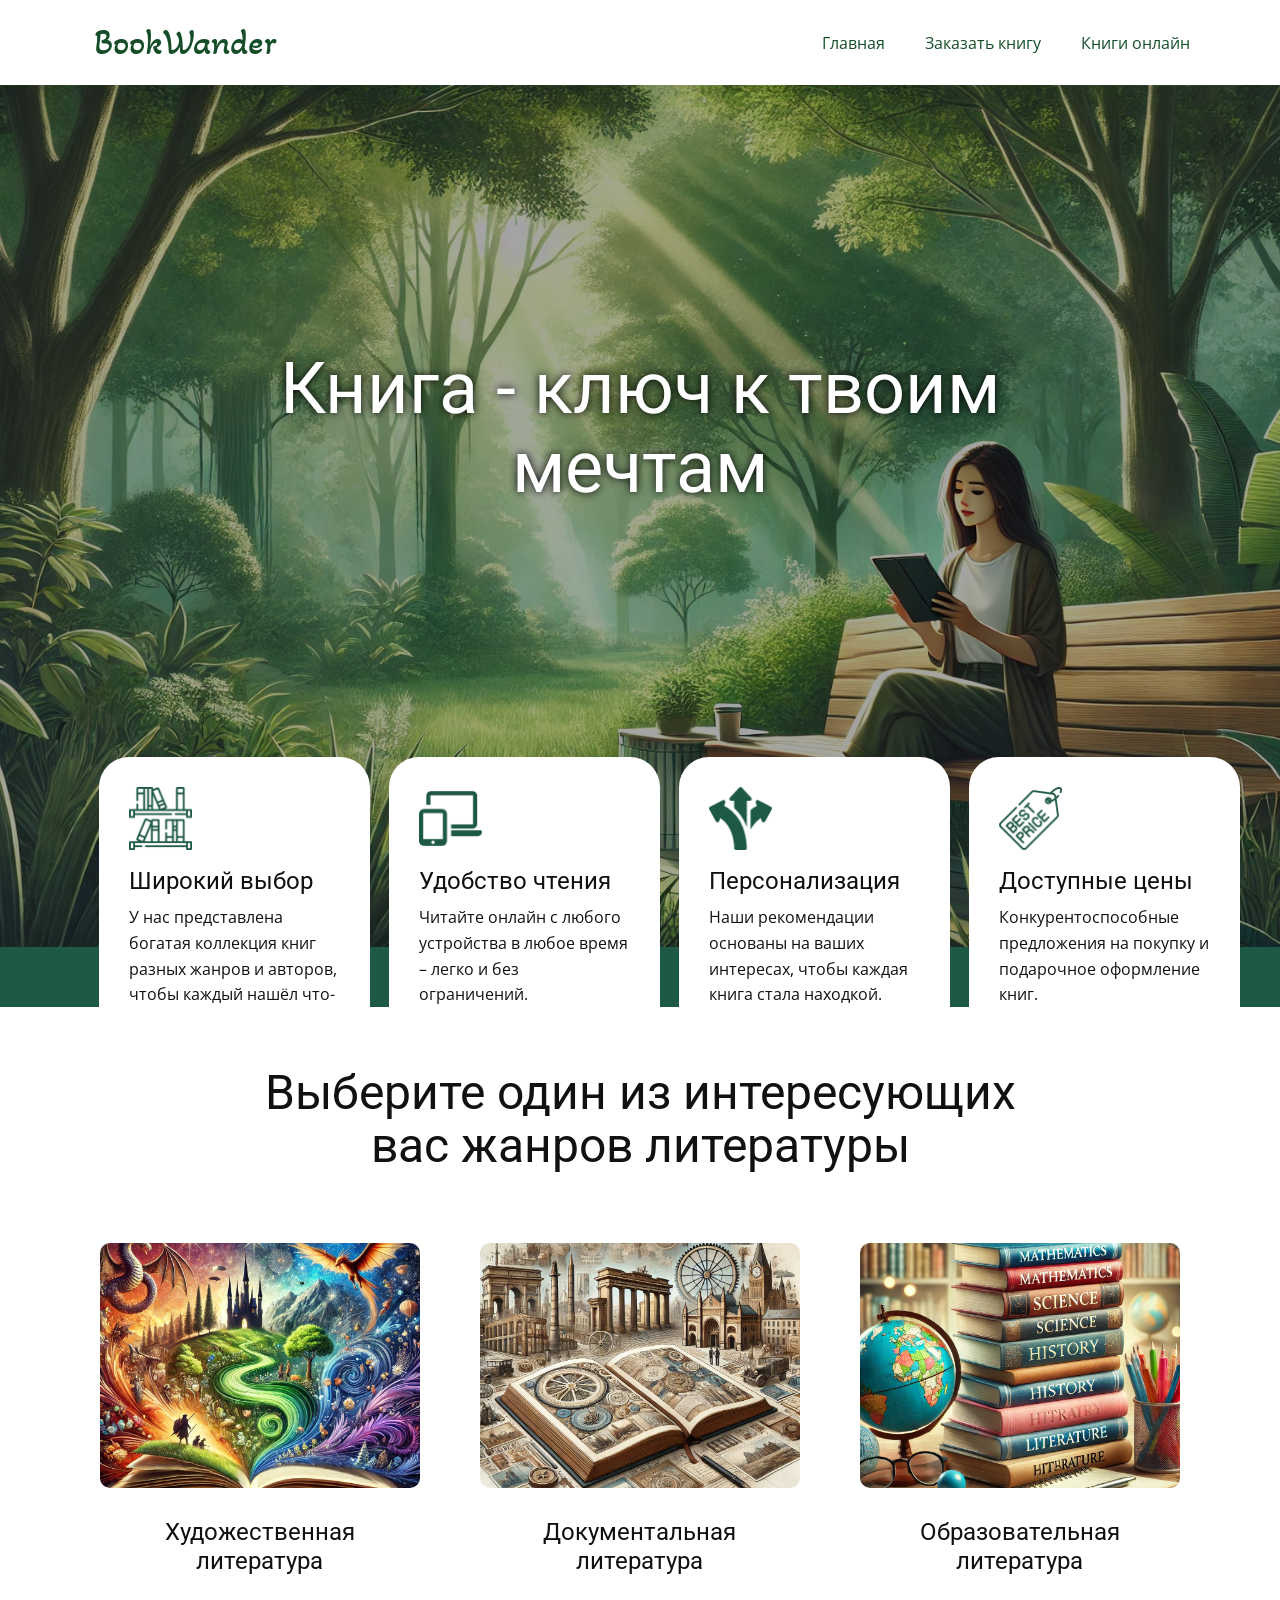
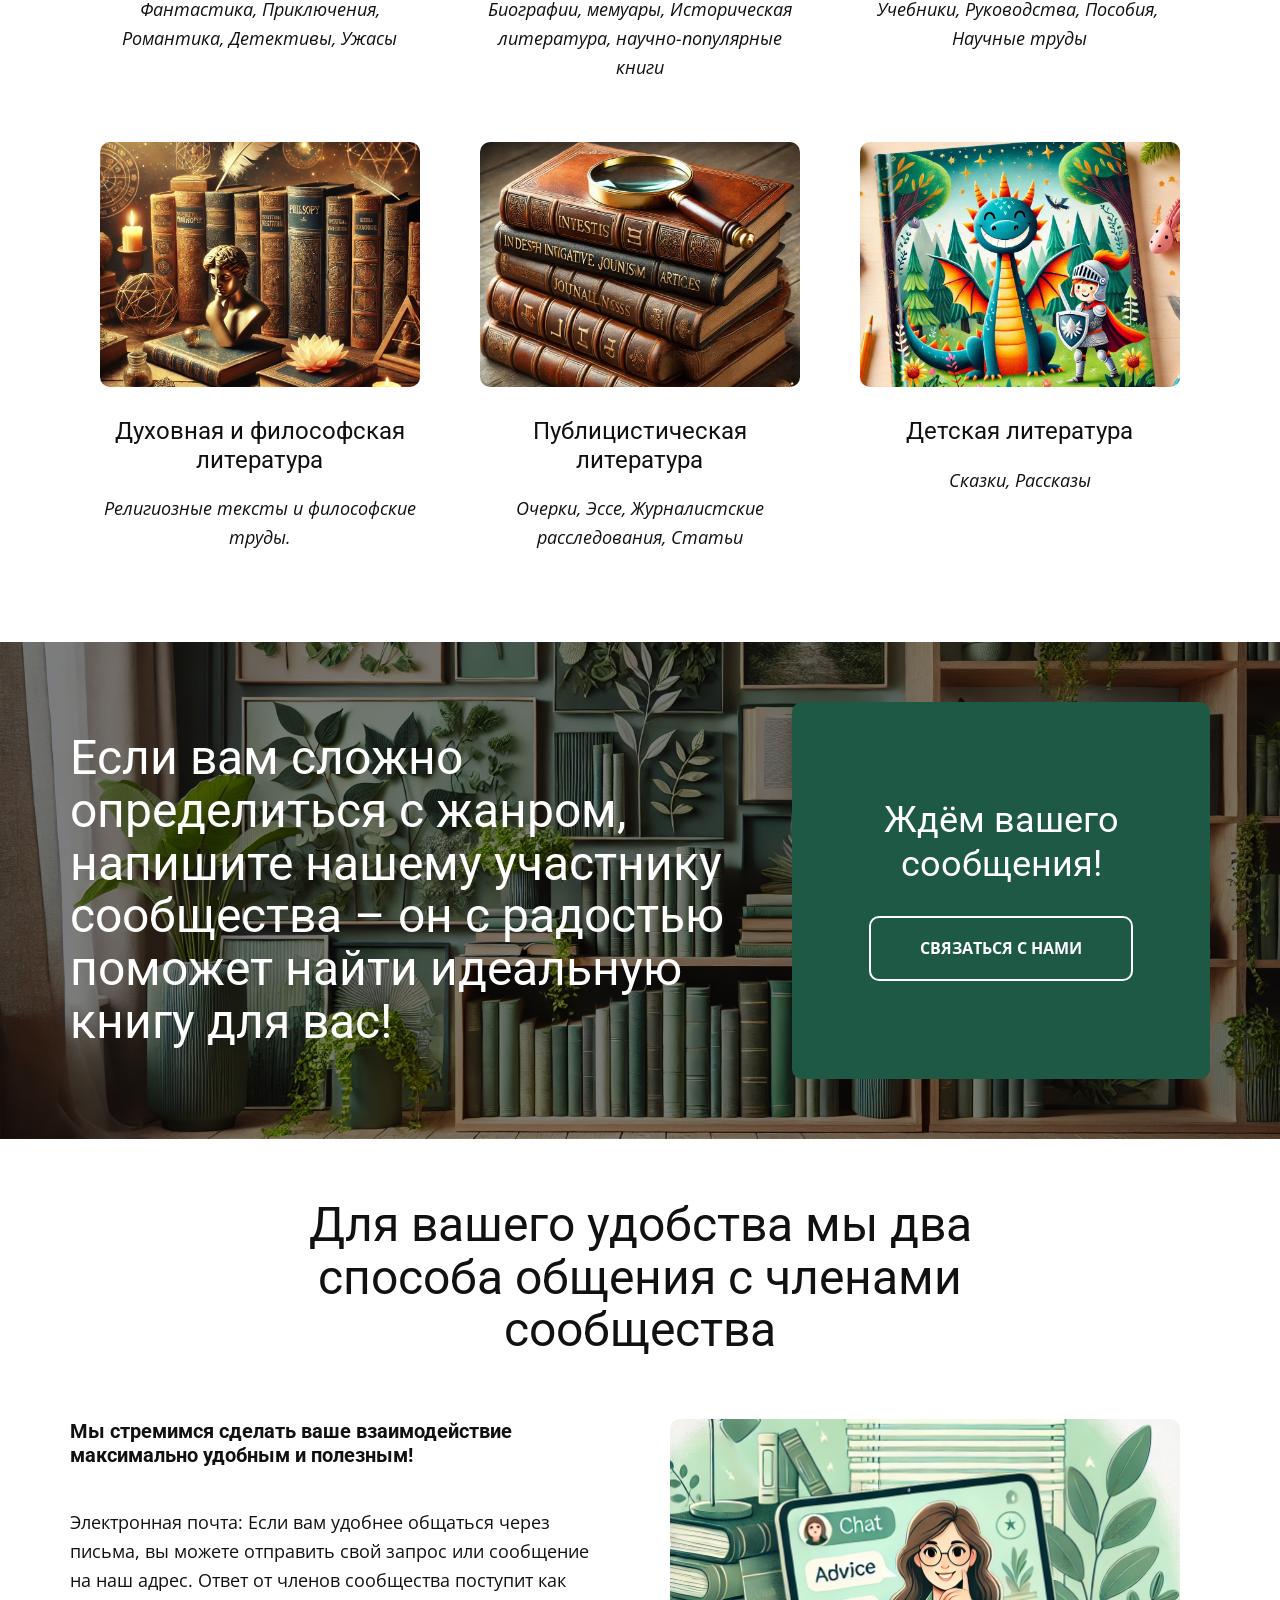
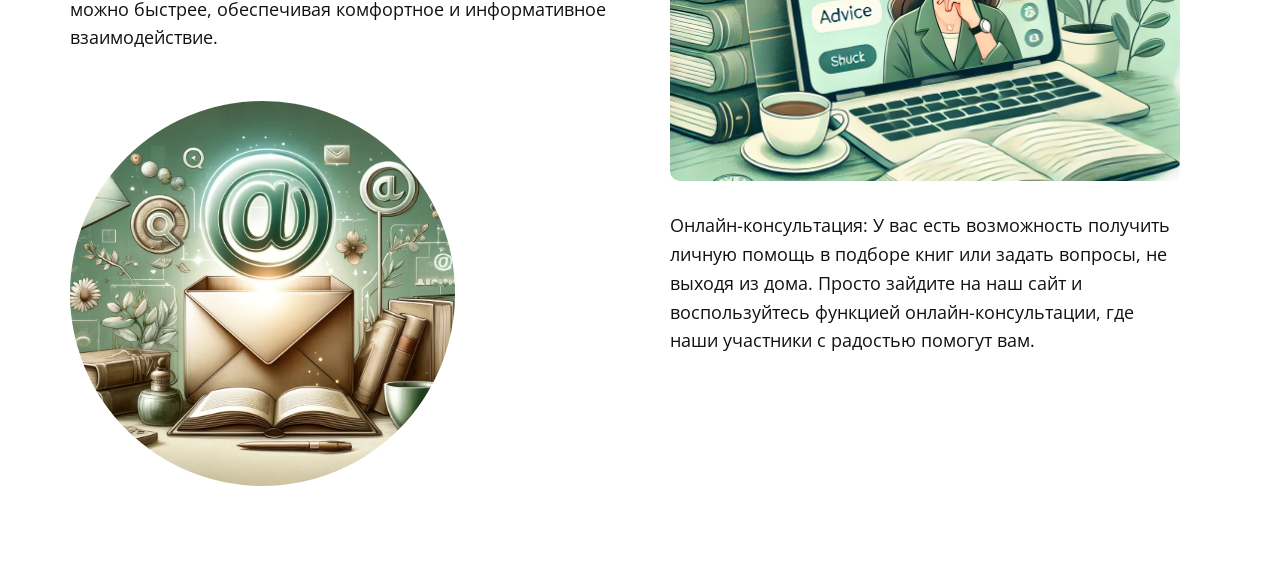
<file: книги-онлайн.html>
<!DOCTYPE html>
<html style="font-size: 16px;" lang="ru"><head>
    <meta name="viewport" content="width=device-width, initial-scale=1.0">
    <meta charset="utf-8">
    <meta name="keywords" content="Питание — основа здоровья, Выберите свою программу ниже, чтобы узнать, как мы можем вам помочь, Бесплатный план здорового питания, Для вашего удобства мы предлагаем виртуальные консультации, Вот как работает наше питание, Что говорят о нас наши пациенты, Читайте наш блог о здоровом образе жизни, Заголовок сообщения 6, Заголовок сообщения 5, Заголовок сообщения 4, Заголовок сообщения 3, Ответы на ваши вопросы">
    <meta name="description" content="">
    <title>книги онлайн</title>
    <link rel="stylesheet" href="nicepage.css" media="screen">
<link rel="stylesheet" href="книги-онлайн.css" media="screen">
    <link id="u-theme-google-font" rel="stylesheet" href="https://fonts.googleapis.com/css?family=Roboto:100,100i,300,300i,400,400i,500,500i,700,700i,900,900i|Open+Sans:300,300i,400,400i,500,500i,600,600i,700,700i,800,800i">
    <link id="u-page-google-font" rel="stylesheet" href="https://fonts.googleapis.com/css?family=Akaya+Kanadaka:400">
    <meta name="theme-color" content="#478ac9">
    <meta property="og:title" content="книги онлайн">
    <meta property="og:type" content="website">
  <meta data-intl-tel-input-cdn-path="intlTelInput/"></head>
  
  <body data-path-to-root="./" data-include-products="false" class="u-body u-xl-mode" data-lang="ru"><header class="u-clearfix u-header u-header" id="sec-ca5c"><div class="u-clearfix u-sheet u-sheet-1">
        <h3 class="u-custom-font u-text u-text-custom-color-1 u-text-default u-text-1">BookWander </h3>
        <nav class="u-menu u-menu-one-level u-offcanvas u-menu-1">
          <div class="menu-collapse" style="font-size: 1rem; letter-spacing: 0px;"></div>
          <div class="u-custom-menu u-nav-container">
            <ul class="u-nav u-unstyled u-nav-1"><li class="u-nav-item"><a class="u-button-style u-nav-link u-text-active-custom-color-2 u-text-custom-color-1 u-text-hover-custom-color-4" href="./" style="padding: 10px 20px;">Главная</a>
</li><li class="u-nav-item"><a class="u-button-style u-nav-link u-text-active-custom-color-2 u-text-custom-color-1 u-text-hover-custom-color-4" href="Заказать-книгу.html" target="_blank" style="padding: 10px 20px;">Заказать книгу</a>
</li><li class="u-nav-item"><a class="u-button-style u-nav-link u-text-active-custom-color-2 u-text-custom-color-1 u-text-hover-custom-color-4" href="книги-онлайн.html" target="_blank" style="padding: 10px 20px;">Книги онлайн</a>
          </div>
           <div class="u-black u-menu-overlay u-opacity u-opacity-70"></div>
       </nav>
      </div></header>


    <section class="u-align-center u-clearfix u-container-align-center u-custom-color-7 u-section-1" id="carousel_91ec">
      <div class="u-align-center u-container-align-center u-container-style u-group u-image u-shading u-image-1" data-image-width="1792" data-image-height="1024">
        <div class="u-container-layout u-container-layout-1">
          <h1 class="u-align-center u-text u-text-body-alt-color u-text-1">Книга - ключ к твоим мечтам </h1>
          <div class="custom-expanded u-list u-list-1">
            <div class="u-repeater u-repeater-1">
              <div class="u-container-style u-list-item u-radius u-repeater-item u-shape-round u-white u-list-item-1">
                <div class="u-container-layout u-similar-container u-valign-top u-container-layout-2">
                  <span class="u-align-left u-file-icon u-icon u-text-custom-color-7 u-icon-1">
                    <img src="images/15371055-32b44832.png" >
                  </span>
                  <h4 class="u-align-left u-text u-text-2">Широкий выбор </h4>
                  <p class="u-align-left u-text u-text-3">У нас представлена богатая коллекция книг разных жанров и авторов, чтобы каждый нашёл что-то по душе. </p>
                </div>
              </div>
              <div class="u-container-style u-list-item u-radius u-repeater-item u-shape-round u-video-cover u-white u-list-item-2">
                <div class="u-container-layout u-similar-container u-valign-top u-container-layout-3">
                  <span class="u-align-left u-file-icon u-icon u-text-custom-color-7 u-icon-2">
                    <img src="images/80744-fd8ba2e3.png" alt="">
                  </span>
                  <h4 class="u-align-left u-text u-text-4">Удобство чтения </h4>
                  <p class="u-align-left u-text u-text-5"> Читайте онлайн с любого устройства в любое время – легко и без ограничений.</p>
                </div>
              </div>
              <div class="u-container-style u-list-item u-radius u-repeater-item u-shape-round u-video-cover u-white u-list-item-3">
                <div class="u-container-layout u-similar-container u-valign-top u-container-layout-4">
                  <span class="u-align-left u-file-icon u-icon u-text-custom-color-7 u-icon-3">
                    <img src="images/6223740-b571e1e1.png" alt="">
                  </span>
                  <h4 class="u-align-left u-text u-text-6"> Персонализация</h4>
                  <p class="u-align-left u-text u-text-7">Наши рекомендации основаны на ваших интересах, чтобы каждая книга стала находкой. </p>
                </div>
              </div>
              <div class="u-container-style u-list-item u-radius u-repeater-item u-shape-round u-video-cover u-white u-list-item-4" >
                <div class="u-container-layout u-similar-container u-valign-top u-container-layout-5">
                  <span class="u-align-left u-file-icon u-icon u-text-custom-color-7 u-icon-4">
                    <img src="images/5579107-4c8fe5f3.png" alt="">
                  </span>
                  <h4 class="u-align-left u-text u-text-8">Доступные цены</h4>
                  <p class="u-align-left u-text u-text-9"> Конкурентоспособные предложения на покупку и подарочное оформление книг.</p>
                </div>
              </div>
            </div>
          </div>
        </div>
      </div>
    </section>


    <section class="u-align-center u-clearfix u-container-align-center u-white u-section-2" id="carousel_9aa9">
      <div class="u-align-left u-clearfix u-sheet u-valign-middle u-sheet-1">
        <h2 class="u-align-center u-text u-text-1">Выберите один из интересующих вас жанров литературы</h2>
        <div class="u-expanded-width u-list u-list-1">
          <div class="u-repeater u-repeater-1">
            <div class="u-container-align-center u-container-style u-list-item u-repeater-item u-list-item-1">
              <div class="u-container-layout u-similar-container u-container-layout-1">
                <img class="u-expanded-width u-image u-image-round u-radius u-image-1" alt="" data-image-width="1024" data-image-height="1024" src="images/bbed1849-c34a-0edd-2440-974ffae97fd9.webp">
                <h4 class="u-align-center u-text u-text-default u-text-2">Художественная литература </h4>
                <p class="u-align-center u-text u-text-3">Фантастика, Приключения, Романтика, Детективы, Ужасы</p>
              </div>
            </div>
            <div class="u-container-align-center u-container-style u-list-item u-repeater-item u-list-item-2">
              <div class="u-container-layout u-similar-container u-container-layout-2">
                <img class="u-expanded-width u-image u-image-round u-radius u-image-2" alt="" data-image-width="1024" data-image-height="1024" src="images/9fc7307f-fac2-29c2-c1f3-edca1e60620f.webp">
                <h4 class="u-align-center u-text u-text-default u-text-4">Документальная литература </h4>
                <p class="u-align-center u-text u-text-5"> Биографии, мемуары, Историческая литература, научно-популярные книги<br>
                </p>
              </div>
            </div>
            <div class="u-container-align-center u-container-style u-list-item u-repeater-item u-list-item-3">
              <div class="u-container-layout u-similar-container u-container-layout-3">
                <img class="u-expanded-width u-image u-image-round u-radius u-image-3" alt="" data-image-width="1024" data-image-height="1024" src="images/3d4fa1d3-fcdf-b8d8-5493-7ccfbc846965.webp">
                <h4 class="u-align-center u-text u-text-default u-text-6">Образовательная литература</h4>
                <p class="u-align-center u-text u-text-7">Учебники, Руководства, Пособия,&nbsp; Научные труды</p>
              </div>
            </div>
            <div class="u-container-align-center u-container-style u-list-item u-repeater-item u-list-item-4">
              <div class="u-container-layout u-similar-container u-container-layout-4">
                <img class="u-expanded-width u-image u-image-round u-radius u-image-4" alt="" data-image-width="1024" data-image-height="1024" src="images/ba4c8b51-c8e3-7a8a-8be7-40c477e24e7e.webp">
                <h4 class="u-align-center u-text u-text-default u-text-8">Духовная и философская литература </h4>
                <p class="u-align-center u-text u-text-9">Религиозные тексты и философские труды. </p>
              </div>
            </div>
            <div class="u-container-align-center u-container-style u-list-item u-repeater-item u-list-item-5">
              <div class="u-container-layout u-similar-container u-container-layout-5">
                <img class="u-expanded-width u-image u-image-round u-radius u-image-5" alt="" data-image-width="1024" data-image-height="1024" src="images/2178162d-0dca-2fff-29cc-6f773e54cadc.png">
                <h4 class="u-align-center u-text u-text-default u-text-10">Публицистическая литература </h4>
                <p class="u-align-center u-text u-text-11">Очерки, Эссе, Журналистские расследования, Статьи </p>
              </div>
            </div>
            <div class="u-container-align-center u-container-style u-list-item u-repeater-item u-list-item-6">
              <div class="u-container-layout u-similar-container u-container-layout-6">
                <img class="u-expanded-width u-image u-image-round u-radius u-image-6" alt="" data-image-width="1024" data-image-height="1024" src="images/ce5f67b9-1ba0-7c4e-5510-229d1feb8d5b.png">
                <h4 class="u-align-center u-text u-text-default u-text-12">Детская литература </h4>
                <p class="u-align-center u-text u-text-13">Сказки, Рассказы</p>
              </div>
            </div>
          </div>
        </div>
      </div>
    </section>
    
    
    <section class="u-clearfix u-container-align-center u-image u-shading u-section-3" id="sec-b470" data-image-width="1792" data-image-height="1024">
      <div class="u-clearfix u-sheet u-sheet-1">
        <div class="data-layout-selected u-clearfix u-expanded-width u-layout-wrap u-layout-wrap-1">
          <div class="u-layout">
            <div class="u-layout-row">
              <div class="u-container-align-center-sm u-container-align-center-xs u-container-style u-layout-cell u-size-38 u-layout-cell-1">
                <div class="u-container-layout u-container-layout-1">
                  <h2 class="u-align-center-sm u-align-center-xs u-text u-text-default u-text-1"> Если вам сложно определиться с жанром, напишите нашему участнику сообщества – он с радостью поможет найти идеальную книгу для вас!</h2>
                </div>
              </div>
              <div class="u-container-align-center u-container-style u-custom-color-7 u-layout-cell u-radius u-shape-round u-size-22 u-layout-cell-2">
                <div class="u-container-layout u-valign-middle u-container-layout-2">
                  <h3 class="u-align-center u-text u-text-default u-text-2">Ждём вашего сообщения! </h3>
                  <a href="#" class="u-active-white u-align-center u-border-2 u-border-active-white u-border-hover-white u-border-white u-btn u-btn-round u-button-style u-hover-white u-none u-radius u-btn-1">Связаться с нами </a>
                </div>
              </div>
            </div>
          </div>
        </div>
      </div>
    </section>


    <section class="u-clearfix u-container-align-center u-section-4" id="carousel_3ed1">
      <div class="u-clearfix u-sheet u-sheet-1">
        <h2 class="u-align-center u-text u-text-1">Для вашего удобства мы два способа общения с членами сообщества<br>
        </h2>
        <div class="data-layout-selected u-clearfix u-expanded-width u-layout-wrap u-layout-wrap-1">
          <div class="u-layout">
            <div class="u-layout-row">
              <div class="u-container-align-left u-container-style u-layout-cell u-size-30 u-layout-cell-1">
                <div class="u-container-layout u-valign-top u-container-layout-1">
                  <h5 class="u-align-left u-text u-text-2">Мы стремимся сделать ваше взаимодействие максимально удобным и полезным! </h5>
                  <p class="u-align-left u-text u-text-default u-text-3">Электронная почта: Если вам удобнее общаться через письма, вы можете отправить свой запрос или сообщение на наш адрес. Ответ от членов сообщества поступит как можно быстрее, обеспечивая комфортное и информативное взаимодействие. </p>
                  <div class="u-image u-image-circle u-image-1" alt="" data-image-width="1024" data-image-height="1024"></div>
                </div>
              </div>
              <div class="u-container-style u-layout-cell u-size-30 u-layout-cell-2" >
                <div class="u-container-layout u-container-layout-2">
                  <img class="u-expanded-width u-image u-image-round u-radius u-image-2" src="images/3abdf29c-2111-1d3d-463b-e0997dc3beab.webp" alt="" data-image-width="1024" data-image-height="1024">
                  <p class="u-text u-text-default u-text-4">Онлайн-консультация: У вас есть возможность получить личную помощь в подборе книг или задать вопросы, не выходя из дома. Просто зайдите на наш сайт и воспользуйтесь функцией онлайн-консультации, где наши участники с радостью помогут вам. </p>
                </div>
              </div>
            </div>
          </div>
        </div>
      </div>
    </section>
    
</body></html>
</file>
